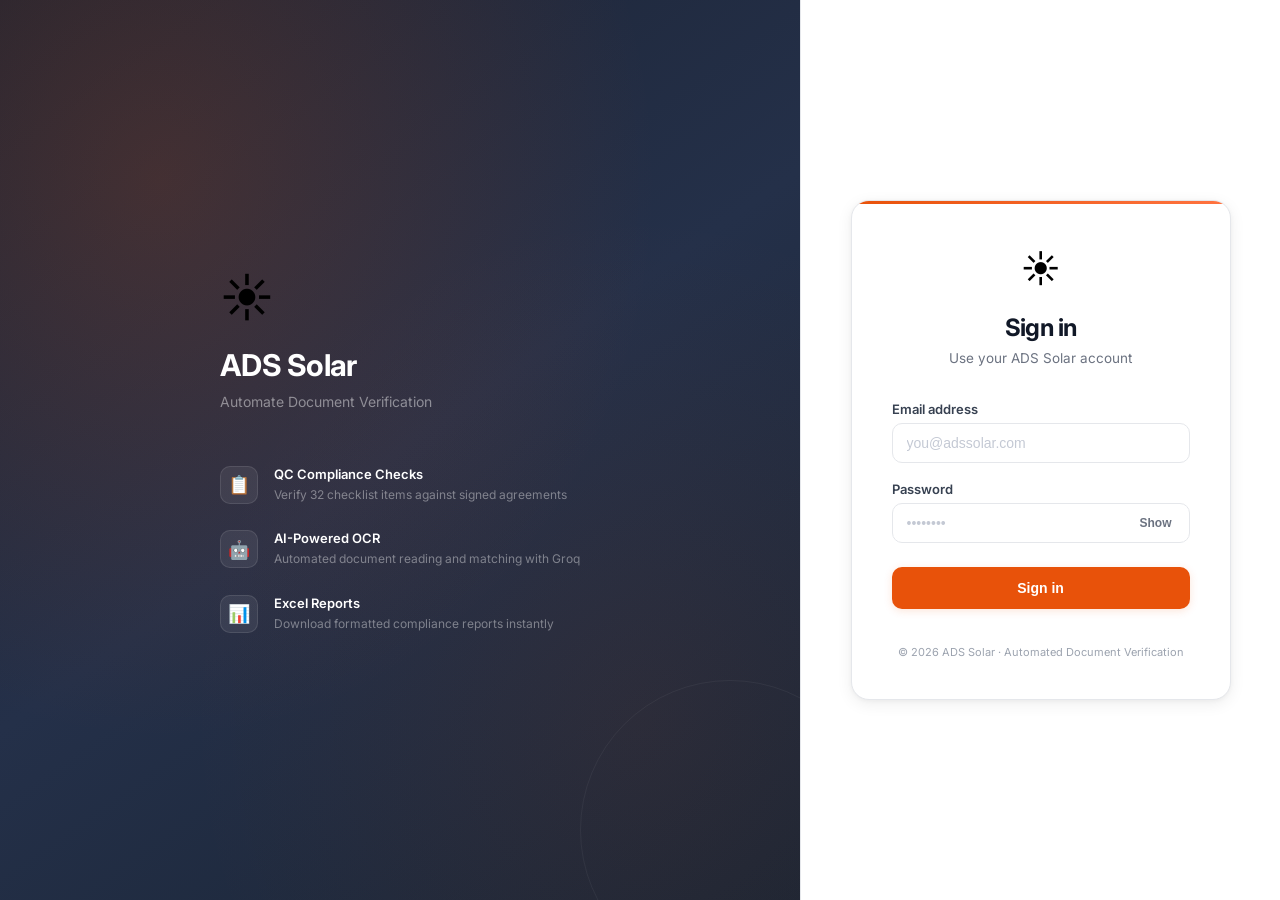
<file: templates/login.html>
<!DOCTYPE html>
<html lang="en">
<head>
<meta charset="UTF-8">
<meta name="viewport" content="width=device-width, initial-scale=1.0">
<title>Sign in — ADS Solar</title>
<link rel="preconnect" href="https://fonts.googleapis.com">
<link rel="preconnect" href="https://fonts.gstatic.com" crossorigin>
<link rel="stylesheet" href="/static/css/auth.css">
<link rel="icon" href="data:image/svg+xml,<svg xmlns='http://www.w3.org/2000/svg' viewBox='0 0 100 100'><text y='.9em' font-size='90'>☀️</text></svg>">
</head>
<body class="login-body">

<div class="login-layout">

  <!-- LEFT PANEL -->
  <div class="login-left">
    <div class="login-left-inner">
      <div class="brand-logo">☀️</div>
      <h1 class="brand-name">ADS Solar</h1>
      <p class="brand-tagline">Automate Document Verification</p>
      <div class="brand-features">
        <div class="feature-item">
          <div class="feature-icon">📋</div>
          <div>
            <div class="feature-title">QC Compliance Checks</div>
            <div class="feature-desc">Verify 32 checklist items against signed agreements</div>
          </div>
        </div>
        <div class="feature-item">
          <div class="feature-icon">🤖</div>
          <div>
            <div class="feature-title">AI-Powered OCR</div>
            <div class="feature-desc">Automated document reading and matching with Groq</div>
          </div>
        </div>
        <div class="feature-item">
          <div class="feature-icon">📊</div>
          <div>
            <div class="feature-title">Excel Reports</div>
            <div class="feature-desc">Download formatted compliance reports instantly</div>
          </div>
        </div>
      </div>
    </div>
  </div>

  <!-- RIGHT PANEL -->
  <div class="login-right">
    <div class="login-card">
      <div class="login-card-logo">☀️</div>
      <h2 class="login-title">Sign in</h2>
      <p class="login-subtitle">Use your ADS Solar account</p>

      <div class="login-error" id="login-error" style="display:none;">
        <span class="error-icon">⚠</span> <span id="error-text"></span>
      </div>

      <form id="login-form" class="login-form">
        <div class="form-group">
          <label for="email">Email address</label>
          <input type="email" name="email" id="email" placeholder="you@adssolar.com" required autocomplete="email">
        </div>
        <div class="form-group">
          <label for="password">Password</label>
          <div class="pw-wrapper">
            <input type="password" name="password" id="password" placeholder="••••••••" required autocomplete="current-password">
            <button type="button" class="toggle-pw" onclick="togglePw(this)">Show</button>
          </div>
        </div>
        <button type="submit" class="btn-signin" id="signin-btn">Sign in</button>
      </form>

      <p class="login-footer">
        &copy; 2026 ADS Solar · Automated Document Verification
      </p>
    </div>
  </div>

</div>

<script>
function togglePw(btn) {
  const input = btn.previousElementSibling;
  const show  = input.type === 'password';
  input.type      = show ? 'text' : 'password';
  btn.textContent = show ? 'Hide' : 'Show';
}

document.getElementById('login-form').addEventListener('submit', async function(e) {
  e.preventDefault();
  const btn     = document.getElementById('signin-btn');
  const errDiv  = document.getElementById('login-error');
  const errText = document.getElementById('error-text');

  btn.disabled    = true;
  btn.textContent = 'Signing in…';
  errDiv.style.display = 'none';

  const fd = new FormData(this);
  try {
    const res  = await fetch('/api/login', { method: 'POST', body: fd });
    const data = await res.json();
    if (!data.ok) {
      errText.textContent  = data.error || 'Login failed.';
      errDiv.style.display = 'flex';
      btn.disabled    = false;
      btn.textContent = 'Sign in';
      return;
    }
    // Store token per-tab in sessionStorage (never shared between tabs)
    sessionStorage.setItem('qc_token', data.token);
    sessionStorage.setItem('qc_role',  data.role);
    sessionStorage.setItem('qc_name',  data.name);
    window.location.href = data.role === 'admin' ? '/admin' : '/';
  } catch {
    errText.textContent  = 'Network error. Please try again.';
    errDiv.style.display = 'flex';
    btn.disabled    = false;
    btn.textContent = 'Sign in';
  }
});
</script>
</body>
</html>
</file>
<file: static/css/auth.css>
@import url('https://fonts.googleapis.com/css2?family=Inter:wght@300;400;500;600;700&display=swap');

*, *::before, *::after { box-sizing: border-box; margin: 0; padding: 0; }

:root {
  --accent:       #E8520A;
  --accent-soft:  #FEF0E9;
  --accent-hover: #CF4509;
  --accent-glow:  rgba(232, 82, 10, 0.15);

  --ink:          #111827;
  --ink-2:        #374151;
  --muted:        #6B7280;
  --muted-light:  #9CA3AF;
  --border:       #E5E7EB;
  --border-soft:  #F3F4F6;
  --bg:           #F9FAFB;
  --bg-2:         #F3F4F6;
  --white:        #FFFFFF;

  --yes:          #059669;
  --yes-bg:       #ECFDF5;
  --yes-border:   #A7F3D0;
  --no:           #DC2626;
  --no-bg:        #FEF2F2;
  --no-border:    #FECACA;
  --na:           #D97706;
  --na-bg:        #FFFBEB;
  --na-border:    #FDE68A;

  --shadow-xs: 0 1px 2px rgba(0,0,0,0.05);
  --shadow-sm: 0 1px 4px rgba(0,0,0,0.06), 0 1px 2px rgba(0,0,0,0.04);
  --shadow-md: 0 4px 16px rgba(0,0,0,0.07), 0 1px 4px rgba(0,0,0,0.04);
  --shadow-lg: 0 12px 40px rgba(0,0,0,0.10), 0 4px 12px rgba(0,0,0,0.05);

  --radius-sm: 6px;
  --radius:    10px;
  --radius-lg: 14px;
  --radius-xl: 18px;
}

body {
  font-family: 'Inter', -apple-system, BlinkMacSystemFont, 'Segoe UI', sans-serif;
  -webkit-font-smoothing: antialiased;
}

/* ══════════════════════════════════════════
   LOGIN PAGE
══════════════════════════════════════════ */
.login-body { background: var(--bg); min-height: 100vh; }

.login-layout {
  display: grid;
  grid-template-columns: 1fr 480px;
  min-height: 100vh;
}

/* Left panel — subtle gradient instead of hard dark */
.login-left {
  background: linear-gradient(145deg, #1C2333 0%, #243049 50%, #1a2535 100%);
  display: flex; align-items: center; justify-content: center;
  padding: 60px 52px;
  position: relative; overflow: hidden;
}
.login-left::before {
  content: '';
  position: absolute; inset: 0;
  background:
    radial-gradient(ellipse at 20% 20%, rgba(232,82,10,0.18) 0%, transparent 55%),
    radial-gradient(ellipse at 80% 80%, rgba(232,82,10,0.07) 0%, transparent 50%);
}
/* Subtle decorative circles */
.login-left::after {
  content: '';
  position: absolute;
  right: -80px; bottom: -80px;
  width: 300px; height: 300px;
  border-radius: 50%;
  border: 1px solid rgba(255,255,255,0.05);
}
.login-left-inner { position: relative; z-index: 1; max-width: 420px; }

.brand-logo { font-size: 52px; margin-bottom: 18px; }
.brand-name {
  font-size: 30px; font-weight: 700; color: #fff;
  margin-bottom: 8px; letter-spacing: -0.025em;
}
.brand-tagline {
  font-size: 14px; color: rgba(255,255,255,0.45);
  margin-bottom: 52px; line-height: 1.6;
}

.brand-features { display: flex; flex-direction: column; gap: 26px; }
.feature-item { display: flex; gap: 16px; align-items: flex-start; }
.feature-icon {
  width: 38px; height: 38px; border-radius: 10px;
  background: rgba(255,255,255,0.07);
  border: 1px solid rgba(255,255,255,0.1);
  display: flex; align-items: center; justify-content: center;
  font-size: 18px; flex-shrink: 0;
}
.feature-title { font-size: 13px; font-weight: 600; color: #fff; margin-bottom: 4px; }
.feature-desc  { font-size: 12px; color: rgba(255,255,255,0.4); line-height: 1.55; }

/* Right panel */
.login-right {
  background: var(--white);
  display: flex; align-items: center; justify-content: center;
  padding: 48px 44px;
  border-left: 1px solid var(--border);
}
.login-card {
  width: 100%; max-width: 380px;
  background: var(--white);
  border-radius: var(--radius-xl);
  border: 1px solid var(--border);
  padding: 44px 40px 40px;
  box-shadow: var(--shadow-md);
  position: relative; overflow: hidden;
}
.login-card::before {
  content: '';
  position: absolute; top: 0; left: 0; right: 0; height: 3px;
  background: linear-gradient(90deg, var(--accent) 0%, #FF7340 100%);
}

.login-card-logo { font-size: 38px; text-align: center; margin-bottom: 22px; }
.login-title {
  font-size: 24px; font-weight: 700; color: var(--ink);
  text-align: center; margin-bottom: 6px; letter-spacing: -0.025em;
}
.login-subtitle {
  font-size: 13.5px; color: var(--muted);
  text-align: center; margin-bottom: 32px; line-height: 1.55;
}

.login-error {
  background: var(--no-bg); border: 1px solid var(--no-border);
  border-radius: var(--radius); padding: 12px 16px;
  font-size: 13px; color: #991B1B;
  display: flex; align-items: center; gap: 8px;
  margin-bottom: 18px;
}
.error-icon { font-size: 15px; flex-shrink: 0; }

.login-form { display: flex; flex-direction: column; gap: 18px; }

.form-group { display: flex; flex-direction: column; gap: 6px; }
.form-group label {
  font-size: 13px; font-weight: 600; color: var(--ink-2);
}
.form-group input {
  width: 100%; padding: 11px 14px;
  border: 1.5px solid var(--border); border-radius: var(--radius);
  font-size: 14px; color: var(--ink-2);
  outline: none; transition: border-color 0.15s, box-shadow 0.15s;
  background: var(--white);
  -webkit-box-shadow: 0 0 0 100px var(--white) inset !important;
}
.form-group input:focus {
  border-color: var(--accent);
  box-shadow: 0 0 0 3px var(--accent-glow);
  -webkit-box-shadow: 0 0 0 3px var(--accent-glow), 0 0 0 100px var(--white) inset !important;
}
.form-group input::placeholder { color: #C4C9D4; }

.pw-wrapper { position: relative; }
.pw-wrapper input { width: 100%; padding-right: 56px; }
.toggle-pw {
  position: absolute; right: 12px; top: 50%; transform: translateY(-50%);
  background: none; border: none; font-size: 12px; color: var(--muted);
  cursor: pointer; font-weight: 600; padding: 4px 6px;
  border-radius: var(--radius-sm); transition: color 0.12s, background 0.12s;
}
.toggle-pw:hover { color: var(--ink-2); background: var(--bg); }

.btn-signin {
  width: 100%; padding: 13px;
  background: var(--accent); color: #fff;
  border: none; border-radius: var(--radius);
  font-size: 14px; font-weight: 600; cursor: pointer;
  transition: background 0.15s, transform 0.12s, box-shadow 0.15s;
  margin-top: 6px;
  box-shadow: 0 2px 8px var(--accent-glow);
}
.btn-signin:hover {
  background: var(--accent-hover);
  box-shadow: 0 4px 16px var(--accent-glow);
  transform: translateY(-1px);
}
.btn-signin:active { transform: translateY(0); box-shadow: none; }
.btn-signin:disabled { opacity: 0.6; cursor: not-allowed; transform: none; box-shadow: none; }

.login-footer { font-size: 11px; color: var(--muted-light); text-align: center; margin-top: 36px; }


/* ══════════════════════════════════════════
   ADMIN DASHBOARD
══════════════════════════════════════════ */
.admin-body { background: var(--bg); min-height: 100vh; }

.admin-topbar {
  background: var(--white); height: 58px;
  border-bottom: 1px solid var(--border);
  display: flex; align-items: center; justify-content: space-between;
  padding: 0 28px; position: sticky; top: 0; z-index: 50;
  box-shadow: var(--shadow-xs);
}
.admin-topbar-left { display: flex; align-items: center; gap: 10px; }
.admin-logo { font-size: 22px; }
.admin-brand { font-size: 15px; font-weight: 700; color: var(--ink); letter-spacing: -0.015em; }
.admin-brand-sub {
  font-size: 12px; color: var(--muted);
  border-left: 1px solid var(--border); padding-left: 10px; margin-left: 4px;
}
.admin-topbar-right { display: flex; align-items: center; gap: 12px; }
.admin-avatar {
  width: 34px; height: 34px; border-radius: 50%;
  background: linear-gradient(135deg, var(--accent) 0%, #FF7340 100%);
  color: #fff; font-size: 14px; font-weight: 700;
  display: flex; align-items: center; justify-content: center;
}
.admin-user-info { display: flex; flex-direction: column; }
.admin-user-name { font-size: 13px; font-weight: 600; color: var(--ink); }
.admin-user-role { font-size: 11px; color: var(--muted); }
.btn-logout {
  padding: 7px 15px; border-radius: var(--radius-sm);
  border: 1px solid var(--border); background: var(--white); cursor: pointer;
  font-size: 12px; font-weight: 500; color: var(--ink-2);
  transition: all 0.15s;
}
.btn-logout:hover { background: var(--bg); border-color: #D1D5DB; }

/* Layout */
.admin-layout { display: grid; grid-template-columns: 206px 1fr; min-height: calc(100vh - 58px); }

/* Sidebar */
.admin-sidebar {
  background: var(--white);
  border-right: 1px solid var(--border);
  padding: 12px 0;
}
.admin-nav-item {
  display: flex; align-items: center; gap: 10px;
  padding: 10px 20px; font-size: 13px; font-weight: 500; color: var(--muted);
  cursor: pointer; border-left: 3px solid transparent;
  transition: all 0.13s;
}
.admin-nav-item:hover { background: var(--bg); color: var(--ink-2); }
.admin-nav-item.active {
  background: var(--accent-soft); color: var(--accent);
  border-left-color: var(--accent); font-weight: 600;
}
.nav-icon { font-size: 15px; }

/* Main area */
.admin-main { padding: 28px 32px; }

/* Stats */
.stats-row { display: grid; grid-template-columns: repeat(4, 1fr); gap: 16px; margin-bottom: 28px; }
.stat-card {
  background: var(--white); border: 1px solid var(--border);
  border-radius: var(--radius-lg); padding: 22px 24px;
  box-shadow: var(--shadow-sm); transition: box-shadow 0.15s;
}
.stat-card:hover { box-shadow: var(--shadow-md); }
.stat-card.accent { border-top: 3px solid var(--accent); }
.stat-value { font-size: 30px; font-weight: 700; color: var(--ink); margin-bottom: 5px; letter-spacing: -0.02em; }
.stat-label { font-size: 12px; color: var(--muted); font-weight: 500; }

/* Tab header */
.tab-header {
  display: flex; align-items: flex-start; justify-content: space-between;
  margin-bottom: 20px;
}
.tab-title { font-size: 18px; font-weight: 700; color: var(--ink); margin-bottom: 3px; letter-spacing: -0.02em; }
.tab-desc  { font-size: 13px; color: var(--muted); }

.btn-add {
  padding: 9px 18px; background: var(--accent); color: #fff;
  border: none; border-radius: var(--radius); font-size: 13px; font-weight: 600;
  cursor: pointer; transition: all 0.15s; white-space: nowrap;
  box-shadow: 0 1px 4px var(--accent-glow);
}
.btn-add:hover { background: var(--accent-hover); box-shadow: 0 3px 10px var(--accent-glow); }

/* Table */
.table-wrap {
  overflow-x: auto; border-radius: var(--radius-lg);
  box-shadow: var(--shadow-sm); border: 1px solid var(--border);
}
.admin-table { width: 100%; border-collapse: collapse; background: var(--white); }
.admin-table th {
  background: var(--bg-2);
  color: var(--muted);
  font-size: 10.5px; font-weight: 700; text-transform: uppercase; letter-spacing: 0.06em;
  padding: 11px 16px; text-align: left;
  border-bottom: 1px solid var(--border);
}
.admin-table td {
  padding: 11px 16px; font-size: 13px;
  border-bottom: 1px solid var(--border-soft); vertical-align: middle;
  color: var(--ink-2);
}
.admin-table tr:last-child td { border-bottom: none; }
.admin-table tr:hover td { background: #FAFBFC; }
.text-muted { color: var(--muted); }
.text-sm    { font-size: 12px; }
.empty-row  { text-align: center; color: var(--muted); padding: 40px !important; font-size: 13px; }

/* User cell */
.user-cell { display: flex; align-items: center; gap: 10px; }
.user-avatar-sm {
  width: 30px; height: 30px; border-radius: 50%;
  background: linear-gradient(135deg, var(--accent) 0%, #FF7340 100%);
  color: #fff; font-size: 11px; font-weight: 700;
  display: flex; align-items: center; justify-content: center; flex-shrink: 0;
}

/* Badges */
.role-badge {
  display: inline-block; padding: 2px 10px; border-radius: 99px;
  font-size: 10.5px; font-weight: 700; text-transform: capitalize;
}
.role-badge.admin { background: #EDE9FE; color: #7C3AED; }
.role-badge.user  { background: #E0F2FE; color: #0284C7; }

.status-badge {
  display: inline-block; padding: 2px 10px; border-radius: 99px;
  font-size: 10.5px; font-weight: 600;
}
.status-badge.active   { background: var(--yes-bg); color: var(--yes); }
.status-badge.inactive { background: var(--no-bg);  color: var(--no); }

/* Action buttons */
.action-btns { display: flex; gap: 6px; }
.btn-edit {
  padding: 5px 12px; border-radius: var(--radius-sm);
  border: 1px solid var(--border); background: var(--white);
  font-size: 12px; font-weight: 500; cursor: pointer; transition: all 0.12s; color: var(--ink-2);
}
.btn-edit:hover { border-color: var(--accent); color: var(--accent); background: var(--accent-soft); }
.btn-del {
  padding: 5px 12px; border-radius: var(--radius-sm);
  border: 1px solid var(--no-border); background: var(--no-bg);
  font-size: 12px; font-weight: 500; color: var(--no); cursor: pointer; transition: all 0.12s;
}
.btn-del:hover { background: #FEE2E2; border-color: #FCA5A5; }

/* Progress mini */
.progress-mini-wrap { display: flex; flex-direction: column; gap: 5px; min-width: 140px; }
.progress-mini-bar { height: 4px; background: var(--border); border-radius: 99px; overflow: hidden; }
.progress-mini-fill { height: 100%; background: var(--yes); border-radius: 99px; }
.progress-mini-pills { display: flex; gap: 6px; }
.mini-pill { font-size: 10px; font-weight: 700; padding: 1px 6px; border-radius: 99px; }
.mini-pill.yes { background: var(--yes-bg); color: var(--yes); }
.mini-pill.no  { background: var(--no-bg);  color: var(--no); }
.mini-pill.na  { background: var(--na-bg);  color: var(--na); }

/* ══════════════════════════════════════════
   MODALS
══════════════════════════════════════════ */
.modal-overlay {
  display: none; position: fixed; inset: 0;
  background: rgba(17,24,39,0.4);
  backdrop-filter: blur(3px);
  z-index: 200;
  align-items: center; justify-content: center;
}
.modal-overlay.show { display: flex; }
.modal-box {
  background: var(--white); border-radius: var(--radius-xl);
  padding: 32px; width: 92%; max-width: 520px;
  box-shadow: var(--shadow-lg); border: 1px solid var(--border);
  animation: modalIn 0.2s cubic-bezier(.4,0,.2,1);
}
@keyframes modalIn {
  from { opacity: 0; transform: scale(0.96) translateY(6px); }
  to   { opacity: 1; transform: scale(1)    translateY(0); }
}
.modal-sm { max-width: 400px; }
.modal-head {
  display: flex; align-items: center; justify-content: space-between;
  margin-bottom: 24px;
}
.modal-head h3 { font-size: 17px; font-weight: 700; color: var(--ink); }
.modal-close {
  background: none; border: none; font-size: 18px;
  color: var(--muted); cursor: pointer; line-height: 1;
  padding: 4px 6px; border-radius: var(--radius-sm); transition: background 0.12s;
}
.modal-close:hover { background: var(--bg-2); }

.modal-grid { display: grid; grid-template-columns: 1fr 1fr; gap: 16px; margin-bottom: 8px; }
.form-group-modal { display: flex; flex-direction: column; gap: 6px; }
.form-group-modal label {
  font-size: 11.5px; font-weight: 600; color: var(--muted);
  text-transform: uppercase; letter-spacing: 0.04em;
}
.form-group-modal input,
.form-group-modal select {
  border: 1.5px solid var(--border); border-radius: var(--radius-sm);
  padding: 9px 11px; font-size: 13px; color: var(--ink-2); outline: none;
  transition: border 0.15s; background: var(--white);
}
.form-group-modal input:focus,
.form-group-modal select:focus {
  border-color: var(--accent);
  box-shadow: 0 0 0 3px var(--accent-glow);
}
.form-hint { font-size: 11px; color: var(--muted-light); margin-top: 2px; }

.modal-error {
  background: var(--no-bg); border: 1px solid var(--no-border);
  border-radius: var(--radius-sm); padding: 10px 12px;
  font-size: 12px; color: #991B1B; margin: 12px 0 0;
}
.modal-actions { display: flex; gap: 10px; justify-content: flex-end; margin-top: 22px; }
.btn-modal-cancel {
  padding: 9px 18px; border-radius: var(--radius);
  border: 1px solid var(--border); background: var(--white);
  font-size: 13px; font-weight: 500; cursor: pointer; color: var(--ink-2);
  transition: all 0.13s;
}
.btn-modal-cancel:hover { background: var(--bg); }
.btn-modal-save {
  padding: 9px 20px; border-radius: var(--radius);
  background: var(--accent); color: #fff;
  border: none; font-size: 13px; font-weight: 600; cursor: pointer;
  transition: background 0.15s;
  box-shadow: 0 1px 4px var(--accent-glow);
}
.btn-modal-save:hover { background: var(--accent-hover); }
.btn-danger {
  padding: 9px 20px; border-radius: var(--radius);
  background: var(--no); color: #fff;
  border: none; font-size: 13px; font-weight: 600; cursor: pointer;
  transition: background 0.15s;
}
.btn-danger:hover { background: #B91C1C; }
.confirm-body { font-size: 13px; color: var(--muted); line-height: 1.65; margin-bottom: 4px; }

/* ══════════════════════════════════════════
   BACKUP TAB
══════════════════════════════════════════ */
.backup-grid { display: grid; grid-template-columns: 1fr 1fr; gap: 24px; }
.backup-card {
  background: var(--white); border: 1px solid var(--border);
  border-radius: var(--radius-lg); padding: 28px 24px;
  box-shadow: var(--shadow-sm);
  display: flex; flex-direction: column; gap: 14px;
}
.backup-card-icon { font-size: 32px; }
.backup-card-title { font-size: 16px; font-weight: 700; color: var(--ink); }
.backup-card-desc { font-size: 13px; color: var(--muted); line-height: 1.65; }
.backup-card-desc code {
  background: var(--bg-2); border-radius: 4px;
  padding: 1px 5px; font-size: 12px; color: var(--ink-2);
  font-family: 'Menlo', 'Consolas', monospace;
}
.backup-drop {
  border: 2px dashed var(--border); border-radius: var(--radius);
  padding: 24px; text-align: center; cursor: pointer;
  font-size: 13px; color: var(--muted);
  transition: border-color 0.15s, background 0.15s;
}
.backup-drop:hover, .backup-drop.active {
  border-color: var(--accent); background: var(--accent-soft);
}
.backup-drop-hint { font-size: 11px; margin-top: 4px; color: var(--muted-light); }
.restore-status {
  border-radius: var(--radius); padding: 11px 14px;
  font-size: 13px; line-height: 1.55;
}
.restore-loading { background: #EFF6FF; color: #1D4ED8; border: 1px solid #BFDBFE; }
.restore-success { background: var(--yes-bg); color: #065F46; border: 1px solid var(--yes-border); }
.restore-error   { background: var(--no-bg);  color: #991B1B; border: 1px solid var(--no-border); }

/* ══════════════════════════════════════════
   SCROLLBAR
══════════════════════════════════════════ */
::-webkit-scrollbar { width: 5px; height: 5px; }
::-webkit-scrollbar-track { background: transparent; }
::-webkit-scrollbar-thumb { background: var(--border); border-radius: 99px; }
::-webkit-scrollbar-thumb:hover { background: #D1D5DB; }
</file>
